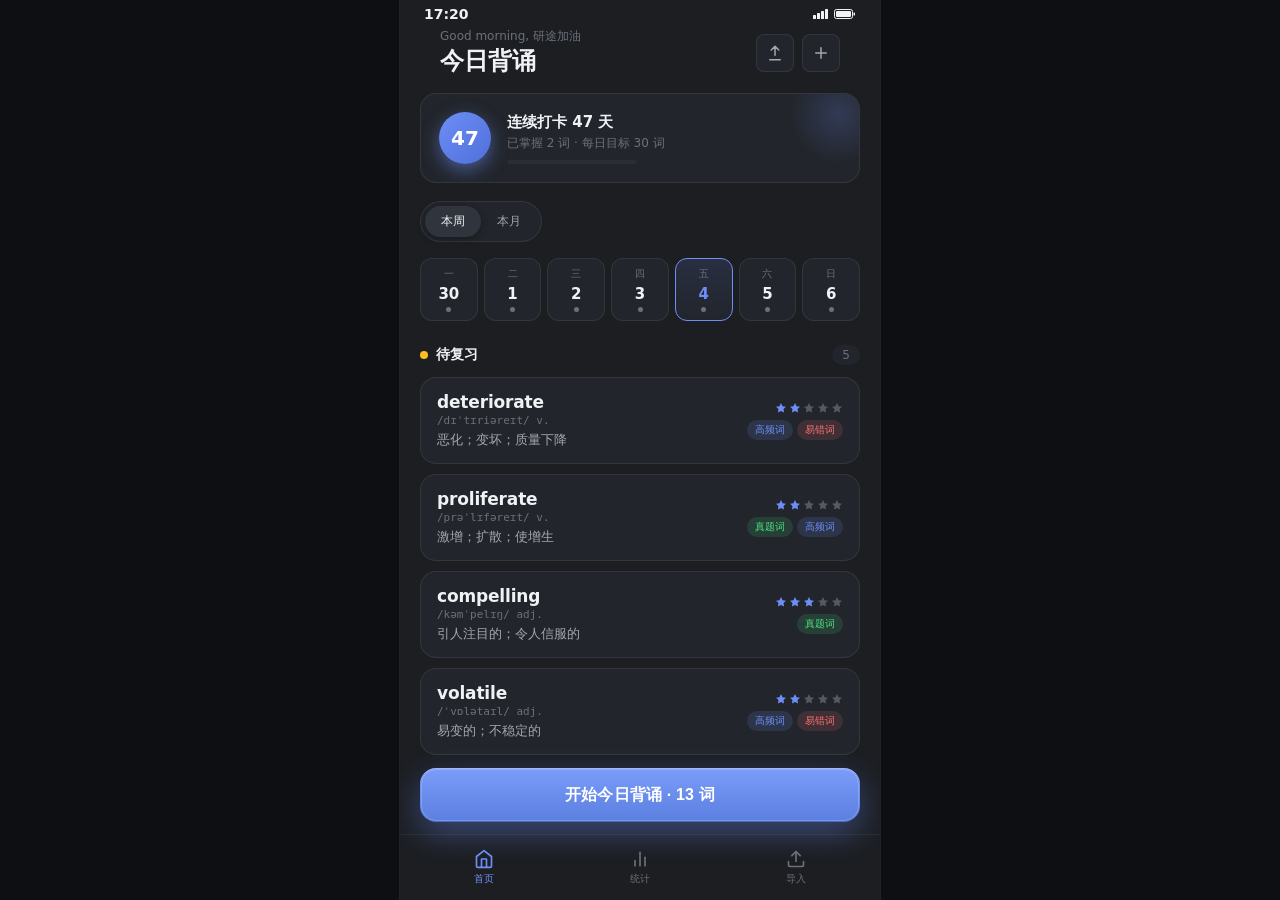
<file: vocab/index.html>
<!DOCTYPE html>
<html lang="zh-CN">
<head>
  <meta charset="UTF-8">
  <meta name="viewport" content="width=device-width, initial-scale=1.0, viewport-fit=cover, maximum-scale=1.0, user-scalable=no">
  <meta name="theme-color" content="#1C1E22">
  <meta name="apple-mobile-web-app-capable" content="yes">
  <meta name="apple-mobile-web-app-status-bar-style" content="black-translucent">
  <title>考研英语二 · 单词背诵</title>
  <link rel="stylesheet" href="src/style.css">
  <link rel="icon" type="image/svg+xml" href="data:image/svg+xml;utf8,<svg xmlns='http://www.w3.org/2000/svg' viewBox='0 0 100 100'><rect width='100' height='100' rx='22' fill='%236E8EF7'/><text x='50' y='62' font-size='48' font-weight='700' fill='white' text-anchor='middle' font-family='sans-serif'>词</text></svg>">
</head>
<body>
  <div id="app"></div>
  <script src="src/app.js" defer></script>
</body>
</html>
</file>
<file: vocab/src/style.css>
/* ============================================================
   考研英语二单词背诵 App · 设计系统
   深灰底 + 靛蓝品牌色 + 圆角柔和投影
   ============================================================ */
*, *::before, *::after { margin: 0; padding: 0; box-sizing: border-box; }

:root {
  --bg-0: #14151A;
  --bg-1: #1C1E22;
  --bg-2: #22252B;
  --bg-3: #2A2D34;
  --bg-elevated: #30343C;

  --brand: #6E8EF7;
  --brand-soft: rgba(110, 142, 247, 0.15);
  --brand-deep: #4F6FD9;

  --known: #4ADE80;
  --known-soft: rgba(74, 222, 128, 0.14);
  --review: #FBBF24;
  --review-soft: rgba(251, 191, 36, 0.14);
  --unknown: #F87171;
  --unknown-soft: rgba(248, 113, 113, 0.14);

  --text-primary: #F0F2F5;
  --text-secondary: #A3A8B0;
  --text-tertiary: #6B717A;

  --divider: rgba(255, 255, 255, 0.06);
  --border: rgba(255, 255, 255, 0.08);
  --border-strong: rgba(255, 255, 255, 0.14);

  --radius-sm: 8px;
  --radius-md: 12px;
  --radius-lg: 16px;
  --radius-xl: 20px;
  --radius-pill: 999px;

  --shadow-sm: 0 2px 8px rgba(0, 0, 0, 0.3);
  --shadow-md: 0 8px 24px rgba(0, 0, 0, 0.35);
  --shadow-cta: 0 10px 30px rgba(110, 142, 247, 0.45), 0 4px 12px rgba(0, 0, 0, 0.4);
}

html, body {
  height: 100%;
  background: #0E0F12;
  color: var(--text-primary);
  font-family: -apple-system, BlinkMacSystemFont, "SF Pro Text",
    "PingFang SC", "Noto Sans SC", system-ui, sans-serif;
  -webkit-font-smoothing: antialiased;
  -webkit-tap-highlight-color: transparent;
  overscroll-behavior: none;
}

/* ============ App Shell ============ */
#app {
  max-width: 480px;
  height: 100vh;
  height: 100dvh;
  margin: 0 auto;
  background: var(--bg-1);
  display: flex;
  flex-direction: column;
  overflow: hidden;
  position: relative;
  box-shadow: 0 0 0 1px var(--border);
}

.page-header {
  flex-shrink: 0;
  padding: 0 20px 12px;
}
.page-title-row {
  display: flex;
  justify-content: space-between;
  align-items: center;
  margin-top: 14px;
}
.page-title h2 {
  font-size: 24px;
  font-weight: 700;
  letter-spacing: -0.02em;
}
.subtitle {
  font-size: 12px;
  color: var(--text-tertiary);
}
.icon-btn {
  width: 38px;
  height: 38px;
  border-radius: var(--radius-sm);
  background: var(--bg-2);
  border: 1px solid var(--border);
  display: flex;
  align-items: center;
  justify-content: center;
  color: var(--text-secondary);
  cursor: pointer;
  transition: all 0.15s;
  font-size: 0;
}
.icon-btn:active { transform: scale(0.92); background: var(--bg-3); }
.icon-btn.brand { color: var(--brand); }

.scroll-area {
  flex: 1;
  overflow-y: auto;
  padding: 0 20px 24px;
  -webkit-overflow-scrolling: touch;
}
.scroll-area::-webkit-scrollbar { width: 0; }

.bottom-bar {
  flex-shrink: 0;
  background: var(--bg-1);
}

/* ============ Status Bar ============ */
.status-bar {
  height: env(safe-area-inset-top, 44px);
  padding-top: max(env(safe-area-inset-top), 14px);
  padding-left: 24px;
  padding-right: 24px;
  display: flex;
  justify-content: space-between;
  align-items: center;
  font-size: 14px;
  font-weight: 600;
  color: var(--text-primary);
  flex-shrink: 0;
  background: var(--bg-1);
}
.status-bar .icons { display: flex; gap: 5px; align-items: center; }

/* ============ Tab Bar ============ */
.tab-bar {
  display: flex;
  padding: 8px 8px 20px;
  padding-bottom: calc(8px + env(safe-area-inset-bottom, 0px));
  gap: 4px;
  background: var(--bg-1);
  border-top: 1px solid var(--divider);
}
.tab-item {
  flex: 1;
  display: flex;
  flex-direction: column;
  align-items: center;
  gap: 3px;
  padding: 6px;
  border-radius: var(--radius-md);
  cursor: pointer;
  color: var(--text-tertiary);
  user-select: none;
}
.tab-item.active { color: var(--brand); }
.tab-item span { font-size: 10px; font-weight: 500; }

/* ============ Buttons ============ */
.btn-primary {
  width: 100%;
  height: 54px;
  border: none;
  border-radius: var(--radius-lg);
  background: linear-gradient(180deg, #7B9CF9 0%, #5B7FE0 100%);
  color: #fff;
  font-size: 16px;
  font-weight: 600;
  cursor: pointer;
  box-shadow: var(--shadow-cta),
              inset 0 1px 0 rgba(255, 255, 255, 0.25),
              inset 0 -1px 0 rgba(0, 0, 0, 0.15);
  position: relative;
  transition: transform 0.1s, opacity 0.15s;
  letter-spacing: 0.01em;
}
.btn-primary::before {
  content: '';
  position: absolute;
  inset: 1px;
  border-radius: calc(var(--radius-lg) - 1px);
  border: 1px solid rgba(255, 255, 255, 0.18);
  pointer-events: none;
}
.btn-primary:active { transform: translateY(1px); opacity: 0.95; }
.btn-primary:disabled { opacity: 0.5; cursor: not-allowed; }

.btn-text {
  background: none;
  border: none;
  color: var(--text-secondary);
  font-size: 13px;
  cursor: pointer;
  padding: 4px 8px;
  border-radius: 6px;
}
.btn-text:active { color: var(--text-primary); }
.btn-text.brand { color: var(--brand); }
.btn-text.danger { color: var(--unknown); }

/* ============ Cards ============ */
.card {
  background: var(--bg-2);
  border: 1px solid var(--border);
  border-radius: var(--radius-lg);
  padding: 16px 18px;
}

/* ============ 首页 · 学习统计卡 ============ */
.study-summary {
  margin-top: 4px;
  padding: 18px;
  background: var(--bg-2);
  border: 1px solid var(--border);
  border-radius: var(--radius-lg);
  display: flex;
  align-items: center;
  gap: 16px;
  position: relative;
  overflow: hidden;
}
.study-summary::after {
  content: '';
  position: absolute;
  top: -30px;
  right: -30px;
  width: 100px;
  height: 100px;
  background: radial-gradient(circle, var(--brand-glow, rgba(110,142,247,0.35)) 0%, transparent 70%);
  opacity: 0.6;
}
.streak-dot {
  width: 52px;
  height: 52px;
  border-radius: 50%;
  background: linear-gradient(135deg, var(--brand) 0%, var(--brand-deep) 100%);
  display: flex;
  align-items: center;
  justify-content: center;
  box-shadow: 0 6px 18px rgba(110, 142, 247, 0.5);
  flex-shrink: 0;
}
.streak-dot .number { font-size: 20px; font-weight: 700; color: #fff; }
.study-summary-info h3 { font-size: 15px; font-weight: 600; margin-bottom: 3px; }
.study-summary-info p { font-size: 12px; color: var(--text-tertiary); }
.progress-mini {
  margin-top: 8px;
  height: 4px;
  width: 130px;
  background: var(--bg-3);
  border-radius: 2px;
  overflow: hidden;
}
.progress-mini > span {
  display: block;
  height: 100%;
  background: var(--brand);
  border-radius: 2px;
  transition: width 0.3s;
}

/* ============ 视图切换 ============ */
.view-switch {
  margin-top: 18px;
  display: flex;
  background: var(--bg-2);
  border-radius: var(--radius-pill);
  padding: 4px;
  border: 1px solid var(--border);
  width: fit-content;
}
.view-switch button {
  padding: 7px 16px;
  border: none;
  border-radius: var(--radius-pill);
  font-size: 12px;
  font-weight: 500;
  background: transparent;
  color: var(--text-secondary);
  cursor: pointer;
}
.view-switch button.active {
  background: var(--bg-elevated);
  color: var(--text-primary);
  box-shadow: var(--shadow-sm);
}

/* ============ 周日历 ============ */
.week-calendar {
  margin-top: 16px;
  display: flex;
  gap: 6px;
}
.week-day {
  flex: 1;
  aspect-ratio: 1 / 1.1;
  background: var(--bg-2);
  border-radius: var(--radius-md);
  border: 1px solid var(--border);
  display: flex;
  flex-direction: column;
  align-items: center;
  justify-content: center;
  gap: 4px;
}
.week-day .wkd-name {
  font-size: 10px;
  color: var(--text-tertiary);
}
.week-day .wkd-num {
  font-size: 15px;
  font-weight: 600;
}
.week-day .wkd-dot {
  width: 5px;
  height: 5px;
  border-radius: 50%;
  background: var(--text-tertiary);
}
.week-day.today {
  background: linear-gradient(180deg, var(--brand-soft) 0%, var(--bg-2) 100%);
  border-color: var(--brand);
}
.week-day.today .wkd-num { color: var(--brand); }
.week-day.done .wkd-dot { background: var(--known); }

/* ============ Section Title ============ */
.section-title {
  display: flex;
  align-items: center;
  justify-content: space-between;
  margin: 24px 0 12px;
}
.section-title .label {
  display: flex;
  align-items: center;
  gap: 8px;
  font-size: 14px;
  font-weight: 600;
}
.section-title .count {
  font-size: 12px;
  color: var(--text-tertiary);
  background: var(--bg-2);
  padding: 3px 10px;
  border-radius: var(--radius-pill);
}
.dot-indicator { width: 8px; height: 8px; border-radius: 50%; }
.dot-indicator.blue { background: var(--brand); }
.dot-indicator.amber { background: var(--review); }
.dot-indicator.green { background: var(--known); }

/* ============ 单词卡片 ============ */
.word-card {
  background: var(--bg-2);
  border: 1px solid var(--border);
  border-radius: var(--radius-lg);
  padding: 14px 16px;
  margin-bottom: 10px;
  display: flex;
  align-items: center;
  gap: 14px;
  transition: transform 0.1s;
  cursor: pointer;
}
.word-card:active { transform: scale(0.985); }
.word-main { flex: 1; min-width: 0; }
.word-en {
  font-size: 17px;
  font-weight: 700;
  letter-spacing: -0.01em;
  margin-bottom: 2px;
}
.word-phonetic {
  font-size: 11px;
  color: var(--text-tertiary);
  font-family: "SF Mono", Menlo, monospace;
  margin-bottom: 4px;
}
.word-cn {
  font-size: 13px;
  color: var(--text-secondary);
  overflow: hidden;
  text-overflow: ellipsis;
  white-space: nowrap;
}
.word-right {
  display: flex;
  flex-direction: column;
  align-items: flex-end;
  gap: 6px;
  flex-shrink: 0;
}
.stars { display: flex; gap: 2px; }
.stars svg { opacity: 0.25; }
.stars svg.filled { opacity: 1; color: var(--brand); }
.tag-chip {
  font-size: 10px;
  padding: 3px 8px;
  border-radius: var(--radius-pill);
  font-weight: 500;
}
.tag-chip.high { background: var(--brand-soft); color: var(--brand); }
.tag-chip.error { background: var(--unknown-soft); color: var(--unknown); }
.tag-chip.real { background: var(--known-soft); color: var(--known); }

/* ============ 背诵页 ============ */
.study-screen {
  display: flex;
  flex-direction: column;
  height: 100%;
  flex: 1;
}
.study-progress {
  padding: 14px 20px;
  display: flex;
  align-items: center;
  gap: 12px;
  flex-shrink: 0;
}
.study-progress .bar {
  flex: 1;
  height: 4px;
  background: var(--bg-3);
  border-radius: 2px;
  overflow: hidden;
}
.study-progress .bar > span {
  display: block;
  height: 100%;
  background: var(--brand);
  border-radius: 2px;
  transition: width 0.3s;
}
.study-progress .info {
  font-size: 11px;
  color: var(--text-tertiary);
  font-weight: 500;
}
.study-timer {
  font-size: 11px;
  color: var(--brand);
  background: var(--brand-soft);
  padding: 3px 10px;
  border-radius: var(--radius-pill);
  font-weight: 600;
}

/* 单词大卡片 */
.flip-card-wrap {
  flex: 1;
  display: flex;
  align-items: center;
  justify-content: center;
  padding: 10px 20px;
}
.flip-card {
  width: 100%;
  min-height: 320px;
  background: linear-gradient(135deg, var(--bg-2) 0%, var(--bg-3) 100%);
  border: 1px solid var(--border);
  border-radius: var(--radius-xl);
  padding: 28px 24px;
  box-shadow: var(--shadow-md);
  display: flex;
  flex-direction: column;
  justify-content: center;
  gap: 10px;
  position: relative;
  cursor: pointer;
  transition: transform 0.15s;
  text-align: center;
}
.flip-card:active { transform: scale(0.99); }
.flip-card.show-answer .word-face { display: none; }
.flip-card:not(.show-answer) .answer-face { display: none; }
.flip-card .word-face h2 {
  font-size: 38px;
  font-weight: 700;
  letter-spacing: -0.02em;
  color: var(--text-primary);
  margin-bottom: 6px;
}
.flip-card .word-face .phonetic {
  font-size: 14px;
  color: var(--text-tertiary);
  font-family: "SF Mono", Menlo, monospace;
}
.flip-card .word-face .hint {
  margin-top: 18px;
  font-size: 12px;
  color: var(--text-tertiary);
}
.flip-card .answer-face .pos {
  display: inline-block;
  font-size: 11px;
  font-weight: 600;
  color: var(--brand);
  background: var(--brand-soft);
  padding: 3px 10px;
  border-radius: var(--radius-pill);
  margin-bottom: 10px;
}
.flip-card .answer-face .meaning {
  font-size: 22px;
  font-weight: 600;
  line-height: 1.5;
  margin-bottom: 16px;
}
.flip-card .answer-face .example {
  font-size: 13px;
  color: var(--text-secondary);
  line-height: 1.6;
  font-style: italic;
  padding: 12px;
  background: var(--bg-elevated);
  border-radius: var(--radius-md);
  border-left: 2px solid var(--brand);
}
.flip-card .answer-face .tags {
  margin-top: 14px;
  display: flex;
  justify-content: center;
  gap: 6px;
}

/* 底部标记按钮 */
.mark-row {
  display: flex;
  gap: 10px;
  padding: 0 20px 28px;
  padding-bottom: calc(0 + env(safe-area-inset-bottom, 0px));
  flex-shrink: 0;
}
.mark-btn {
  flex: 1;
  height: 48px;
  border: none;
  border-radius: var(--radius-md);
  font-size: 14px;
  font-weight: 600;
  cursor: pointer;
  transition: transform 0.1s;
  display: flex;
  flex-direction: column;
  align-items: center;
  justify-content: center;
  gap: 2px;
}
.mark-btn:active { transform: scale(0.96); }
.mark-btn.unknown {
  background: var(--unknown-soft);
  color: var(--unknown);
  border: 1px solid rgba(248, 113, 113, 0.3);
}
.mark-btn.fuzzy {
  background: var(--review-soft);
  color: var(--review);
  border: 1px solid rgba(251, 191, 36, 0.3);
}
.mark-btn.known {
  background: var(--known-soft);
  color: var(--known);
  border: 1px solid rgba(74, 222, 128, 0.3);
}

/* 完成页 */
.complete-screen {
  flex: 1;
  display: flex;
  flex-direction: column;
  align-items: center;
  justify-content: center;
  padding: 30px;
  gap: 20px;
  text-align: center;
}
.complete-screen .big-check {
  width: 80px;
  height: 80px;
  border-radius: 50%;
  background: var(--known-soft);
  display: flex;
  align-items: center;
  justify-content: center;
  margin-bottom: 8px;
}
.complete-screen h2 { font-size: 24px; font-weight: 700; }
.complete-screen p { font-size: 14px; color: var(--text-tertiary); }
.complete-screen .stats-row {
  display: flex;
  gap: 24px;
  margin-top: 10px;
}
.complete-screen .stat-num {
  font-size: 26px;
  font-weight: 700;
}
.complete-screen .stat-label {
  font-size: 11px;
  color: var(--text-tertiary);
  margin-top: 4px;
}
.complete-screen .actions {
  width: 100%;
  margin-top: 20px;
  display: flex;
  flex-direction: column;
  gap: 10px;
}

/* ============ 表单 ============ */
.form-group { margin-top: 16px; }
.form-label {
  font-size: 12px;
  font-weight: 500;
  color: var(--text-tertiary);
  margin-bottom: 8px;
  display: block;
}
.form-input, .form-textarea, .form-select {
  width: 100%;
  background: var(--bg-2);
  border: 1px solid var(--border);
  border-radius: var(--radius-md);
  padding: 13px 14px;
  color: var(--text-primary);
  font-size: 14px;
  font-family: inherit;
  transition: border-color 0.2s;
}
.form-input:focus, .form-textarea:focus, .form-select:focus {
  outline: none;
  border-color: var(--brand);
  box-shadow: 0 0 0 3px var(--brand-soft);
}
.form-input::placeholder, .form-textarea::placeholder { color: var(--text-tertiary); }
.form-textarea { min-height: 72px; resize: vertical; line-height: 1.6; }
.form-row { display: flex; gap: 10px; }
.form-row > * { flex: 1; }

.chips-group { display: flex; flex-wrap: wrap; gap: 8px; }
.chip-select {
  padding: 7px 14px;
  background: var(--bg-2);
  border: 1px solid var(--border);
  border-radius: var(--radius-pill);
  font-size: 12px;
  color: var(--text-secondary);
  cursor: pointer;
  font-family: inherit;
  transition: all 0.15s;
}
.chip-select.selected {
  background: var(--brand-soft);
  color: var(--brand);
  border-color: var(--brand);
}

.star-interactive { display: flex; gap: 4px; }
.star-interactive svg {
  cursor: pointer;
  opacity: 0.25;
  transition: opacity 0.15s, transform 0.1s;
}
.star-interactive svg.filled { opacity: 1; color: var(--brand); }
.star-interactive svg:active { transform: scale(1.2); }

.toggle-row {
  display: flex;
  align-items: center;
  justify-content: space-between;
  padding: 14px 16px;
  background: var(--bg-2);
  border: 1px solid var(--border);
  border-radius: var(--radius-md);
}
.toggle-row .info { display: flex; flex-direction: column; gap: 2px; }
.toggle-row .info .title { font-size: 14px; font-weight: 500; }
.toggle-row .info .desc { font-size: 11px; color: var(--text-tertiary); }
.toggle-switch {
  width: 46px; height: 26px;
  border-radius: 13px;
  background: var(--bg-3);
  position: relative;
  cursor: pointer;
  border: none;
  flex-shrink: 0;
  transition: background 0.2s;
}
.toggle-switch::after {
  content: '';
  position: absolute;
  top: 2px; left: 2px;
  width: 22px; height: 22px;
  background: #fff;
  border-radius: 50%;
  box-shadow: 0 1px 3px rgba(0,0,0,0.3);
  transition: transform 0.2s;
}
.toggle-switch.on { background: var(--brand); }
.toggle-switch.on::after { transform: translateX(20px); }

.divider-thin { height: 1px; background: var(--divider); margin: 20px 0; }

/* ============ 统计页 ============ */
.stat-header {
  margin-top: 4px;
  padding: 20px;
  background: var(--bg-2);
  border: 1px solid var(--border);
  border-radius: var(--radius-lg);
  display: flex;
  align-items: center;
  gap: 20px;
}
.ring-chart {
  width: 100px; height: 100px;
  position: relative; flex-shrink: 0;
}
.ring-chart svg { transform: rotate(-90deg); }
.ring-chart .ring-bg { fill: none; stroke: var(--bg-3); stroke-width: 8; }
.ring-chart .ring-fg {
  fill: none; stroke: var(--brand); stroke-width: 8;
  stroke-linecap: round;
  transition: stroke-dashoffset 0.6s ease;
}
.ring-center {
  position: absolute; inset: 0;
  display: flex; flex-direction: column;
  align-items: center; justify-content: center;
}
.ring-center .pct { font-size: 22px; font-weight: 700; color: var(--brand); }
.ring-center .label { font-size: 10px; color: var(--text-tertiary); }

.stat-header-text { flex: 1; }
.stat-header-text h3 { font-size: 14px; font-weight: 600; margin-bottom: 6px; }
.stat-header-text p { font-size: 12px; color: var(--text-tertiary); line-height: 1.6; }
.stat-kpi-row { display: flex; gap: 16px; margin-top: 14px; }
.stat-kpi .num { font-size: 18px; font-weight: 700; }
.stat-kpi .lbl { font-size: 11px; color: var(--text-tertiary); margin-top: 2px; }

.bar-chart-card {
  margin-top: 16px;
  padding: 18px;
  background: var(--bg-2);
  border: 1px solid var(--border);
  border-radius: var(--radius-lg);
}
.bar-chart-header {
  display: flex; justify-content: space-between; align-items: center;
  margin-bottom: 16px;
}
.bar-chart-header h4 { font-size: 14px; font-weight: 600; }
.bar-chart-header .seg {
  display: flex; background: var(--bg-3);
  border-radius: var(--radius-pill); padding: 2px;
}
.bar-chart-header .seg button {
  padding: 4px 12px; border: none;
  border-radius: var(--radius-pill);
  font-size: 11px; background: transparent;
  color: var(--text-tertiary); cursor: pointer;
}
.bar-chart-header .seg button.active {
  background: var(--bg-elevated); color: var(--text-primary);
}

.bar-chart {
  display: flex; align-items: flex-end;
  justify-content: space-between; gap: 10px; height: 130px;
}
.bar-item { flex: 1; display: flex; flex-direction: column; align-items: center; gap: 8px; }
.bar-item .bar-wrap {
  width: 100%; height: 90px;
  background: var(--bg-3);
  border-radius: 6px;
  position: relative; overflow: hidden;
}
.bar-item .bar {
  position: absolute; bottom: 0; left: 0; right: 0;
  background: linear-gradient(to top, var(--brand-deep), var(--brand));
  border-radius: 6px 6px 0 0;
}
.bar-item .bar.highlight { box-shadow: 0 0 12px rgba(110,142,247,0.6); }
.bar-item .val {
  font-size: 10px; color: var(--brand); font-weight: 600;
  position: absolute; top: -16px; left: 50%;
  transform: translateX(-50%); white-space: nowrap;
}
.bar-item .label { font-size: 10px; color: var(--text-tertiary); }

.category-list { margin-top: 12px; }
.category-item {
  display: flex; align-items: center;
  padding: 14px 16px;
  background: var(--bg-2);
  border: 1px solid var(--border);
  border-radius: var(--radius-md);
  margin-bottom: 8px; gap: 14px;
  cursor: pointer;
}
.category-icon {
  width: 36px; height: 36px;
  border-radius: var(--radius-sm);
  display: flex; align-items: center; justify-content: center;
  flex-shrink: 0; font-size: 11px; font-weight: 700;
}
.category-icon.book { background: var(--brand-soft); color: var(--brand); }
.category-icon.verb { background: var(--known-soft); color: var(--known); }
.category-icon.adj { background: var(--review-soft); color: var(--review); }
.category-info { flex: 1; min-width: 0; }
.category-info .name { font-size: 14px; font-weight: 500; }
.category-info .count { font-size: 11px; color: var(--text-tertiary); margin-top: 2px; }
.category-bar {
  width: 60px; height: 6px;
  background: var(--bg-3); border-radius: 3px; overflow: hidden;
  flex-shrink: 0;
}
.category-bar > span { display: block; height: 100%; background: var(--brand); border-radius: 3px; }

.archive-entries {
  margin-top: 20px;
  display: grid; grid-template-columns: 1fr 1fr; gap: 10px;
}
.archive-card {
  padding: 16px;
  background: var(--bg-2);
  border: 1px solid var(--border);
  border-radius: var(--radius-md);
  display: flex; flex-direction: column; gap: 6px;
  cursor: pointer;
}
.archive-card:active { background: var(--bg-3); }
.archive-card .a-title {
  font-size: 13px; font-weight: 500;
  display: flex; align-items: center; gap: 6px;
}
.archive-card .a-num { font-size: 20px; font-weight: 700; color: var(--brand); }
.archive-card .a-sub { font-size: 11px; color: var(--text-tertiary); }

/* ============ 导入词库 ============ */
.upload-zone {
  margin-top: 4px;
  padding: 28px 20px;
  background: var(--bg-2);
  border: 1.5px dashed var(--border-strong);
  border-radius: var(--radius-lg);
  text-align: center;
  cursor: pointer;
  transition: all 0.2s;
}
.upload-zone:hover, .upload-zone:active {
  border-color: var(--brand);
}
.upload-zone .icon-wrap {
  width: 56px; height: 56px; margin: 0 auto 14px;
  background: var(--brand-soft);
  border-radius: 16px;
  display: flex; align-items: center; justify-content: center;
}
.upload-zone h4 { font-size: 15px; font-weight: 600; margin-bottom: 4px; }
.upload-zone p { font-size: 12px; color: var(--text-tertiary); margin-bottom: 16px; }
.file-types { display: flex; justify-content: center; gap: 6px; flex-wrap: wrap; }
.file-type-badge {
  display: flex; align-items: center; gap: 4px;
  padding: 4px 10px;
  background: var(--bg-3);
  border-radius: var(--radius-pill);
  font-size: 10px; color: var(--text-secondary);
}

.selected-file {
  margin-top: 12px;
  padding: 12px 14px;
  background: var(--bg-2);
  border: 1px solid var(--border);
  border-radius: var(--radius-md);
  display: flex; align-items: center; gap: 12px;
}
.file-icon {
  width: 38px; height: 38px;
  border-radius: 8px;
  background: var(--brand-soft);
  display: flex; align-items: center; justify-content: center;
  font-size: 9px; font-weight: 700; color: var(--brand);
  flex-shrink: 0;
}
.file-info { flex: 1; min-width: 0; }
.file-info .name { font-size: 13px; font-weight: 500; overflow: hidden; text-overflow: ellipsis; white-space: nowrap; }
.file-info .meta { font-size: 11px; color: var(--text-tertiary); margin-top: 2px; }
.file-info .progress-bar {
  height: 3px; background: var(--bg-3); border-radius: 2px;
  margin-top: 8px; overflow: hidden;
}
.file-info .progress-bar > span { display: block; height: 100%; width: 100%; background: var(--brand); border-radius: 2px; }
.file-info .progress-text { font-size: 10px; color: var(--brand); margin-top: 4px; }

.preview-stats {
  display: flex; align-items: center; justify-content: space-between;
  margin: 20px 0 12px;
}
.preview-stats h5 { font-size: 14px; font-weight: 600; }
.preview-stats .badge {
  font-size: 11px; color: var(--brand);
  background: var(--brand-soft);
  padding: 4px 12px; border-radius: var(--radius-pill);
  font-weight: 500;
}
.preview-word-list {
  background: var(--bg-2);
  border: 1px solid var(--border);
  border-radius: var(--radius-md);
  max-height: 180px; overflow-y: auto;
}
.preview-row {
  display: flex; align-items: center;
  padding: 10px 14px; gap: 12px;
  border-bottom: 1px solid var(--divider);
  cursor: pointer;
}
.preview-row:last-child { border-bottom: none; }
.checkbox {
  width: 18px; height: 18px;
  border-radius: 5px;
  border: 1.5px solid var(--border-strong);
  background: var(--bg-3);
  display: flex; align-items: center; justify-content: center;
  flex-shrink: 0;
}
.preview-row.selected .checkbox { background: var(--brand); border-color: var(--brand); }
.preview-row.selected .checkbox::after {
  content: '';
  width: 5px; height: 9px;
  border: solid #fff; border-width: 0 2px 2px 0;
  transform: rotate(45deg) translate(-1px, -1px);
}
.pw-main { flex: 1; min-width: 0; }
.pw-en { font-size: 13px; font-weight: 600; }
.pw-cn {
  font-size: 11px; color: var(--text-tertiary); margin-top: 2px;
  overflow: hidden; text-overflow: ellipsis; white-space: nowrap;
}
.edit-btn {
  background: none; border: none; color: var(--text-tertiary);
  padding: 4px; cursor: pointer; border-radius: 4px;
}

.config-card {
  margin-top: 16px;
  padding: 4px 16px;
  background: var(--bg-2);
  border: 1px solid var(--border);
  border-radius: var(--radius-md);
}
.config-row {
  display: flex; align-items: center; justify-content: space-between;
  padding: 12px 0;
  border-bottom: 1px solid var(--divider);
}
.config-row:last-child { border-bottom: none; }
.config-row .c-label { font-size: 13px; color: var(--text-secondary); }
.config-row .c-value { font-size: 13px; font-weight: 500; }

.daily-counter { display: flex; align-items: center; gap: 10px; }
.counter-btn {
  width: 28px; height: 28px;
  border-radius: 8px;
  border: 1px solid var(--border);
  background: var(--bg-3);
  color: var(--text-secondary); cursor: pointer;
  font-size: 16px; font-family: inherit;
  display: flex; align-items: center; justify-content: center;
}
.counter-btn:active { color: var(--brand); border-color: var(--brand); }
.counter-num {
  width: 24px; text-align: center;
  font-size: 15px; font-weight: 600;
}

/* 底部 CTA 区域（固定在 Tab 之上或作为独立底部条） */
.cta-area {
  padding: 12px 20px 20px;
  padding-bottom: calc(12px + env(safe-area-inset-bottom, 0px));
  background: var(--bg-1);
  flex-shrink: 0;
}

/* ============ Toast ============ */
.toast {
  position: fixed;
  top: 60px; left: 50%;
  transform: translateX(-50%) translateY(-20px);
  background: var(--bg-elevated);
  border: 1px solid var(--border-strong);
  padding: 10px 20px;
  border-radius: var(--radius-pill);
  font-size: 13px;
  z-index: 999;
  opacity: 0;
  transition: all 0.3s;
  box-shadow: var(--shadow-md);
  pointer-events: none;
}
.toast.show { opacity: 1; transform: translateX(-50%) translateY(0); }
.toast.success { border-color: rgba(74,222,128,0.3); }
.toast.error { border-color: rgba(248,113,113,0.3); }

/* ============ Modal ============ */
.modal-overlay {
  position: fixed; inset: 0;
  background: rgba(0,0,0,0.6);
  backdrop-filter: blur(8px);
  z-index: 100;
  display: flex;
  align-items: flex-end;
  justify-content: center;
  animation: fadeIn 0.2s ease;
}
.modal-overlay.hidden { display: none; }
.modal-sheet {
  width: 100%;
  max-width: 480px;
  background: var(--bg-1);
  border-radius: 20px 20px 0 0;
  max-height: 85vh;
  display: flex; flex-direction: column;
  animation: slideUp 0.3s ease;
  overflow: hidden;
}
.modal-handle {
  width: 36px; height: 4px;
  background: var(--border-strong);
  border-radius: 2px;
  margin: 10px auto;
}
.modal-title {
  font-size: 16px; font-weight: 600;
  text-align: center; margin-bottom: 4px;
}
.modal-body {
  flex: 1; overflow-y: auto;
  padding: 0 20px 20px;
  -webkit-overflow-scrolling: touch;
}
.modal-footer {
  padding: 12px 20px 20px;
  padding-bottom: calc(12px + env(safe-area-inset-bottom, 0px));
  flex-shrink: 0;
}
.modal-close {
  background: none; border: none;
  font-size: 18px; color: var(--text-tertiary);
  padding: 4px 16px; cursor: pointer;
}

@keyframes fadeIn { from { opacity: 0; } to { opacity: 1; } }
@keyframes slideUp { from { transform: translateY(100%); } to { transform: translateY(0); } }
@keyframes popIn {
  0% { transform: scale(0.9); opacity: 0; }
  100% { transform: scale(1); opacity: 1; }
}

/* ============ 工具类 ============ */
.hidden { display: none !important; }
.flex { display: flex; }
.gap-8 { gap: 8px; }
.mt-8 { margin-top: 8px; }
.mt-12 { margin-top: 12px; }
.mt-16 { margin-top: 16px; }
.text-muted { color: var(--text-tertiary); }
.text-center { text-align: center; }
.empty-state {
  text-align: center;
  padding: 40px 20px;
  color: var(--text-tertiary);
  font-size: 13px;
}
.empty-state svg { opacity: 0.3; margin-bottom: 12px; }

/* 小屏幕适配 */
@media (max-height: 700px) {
  .flip-card { min-height: 260px; }
  .flip-card .word-face h2 { font-size: 30px; }
}
</file>
